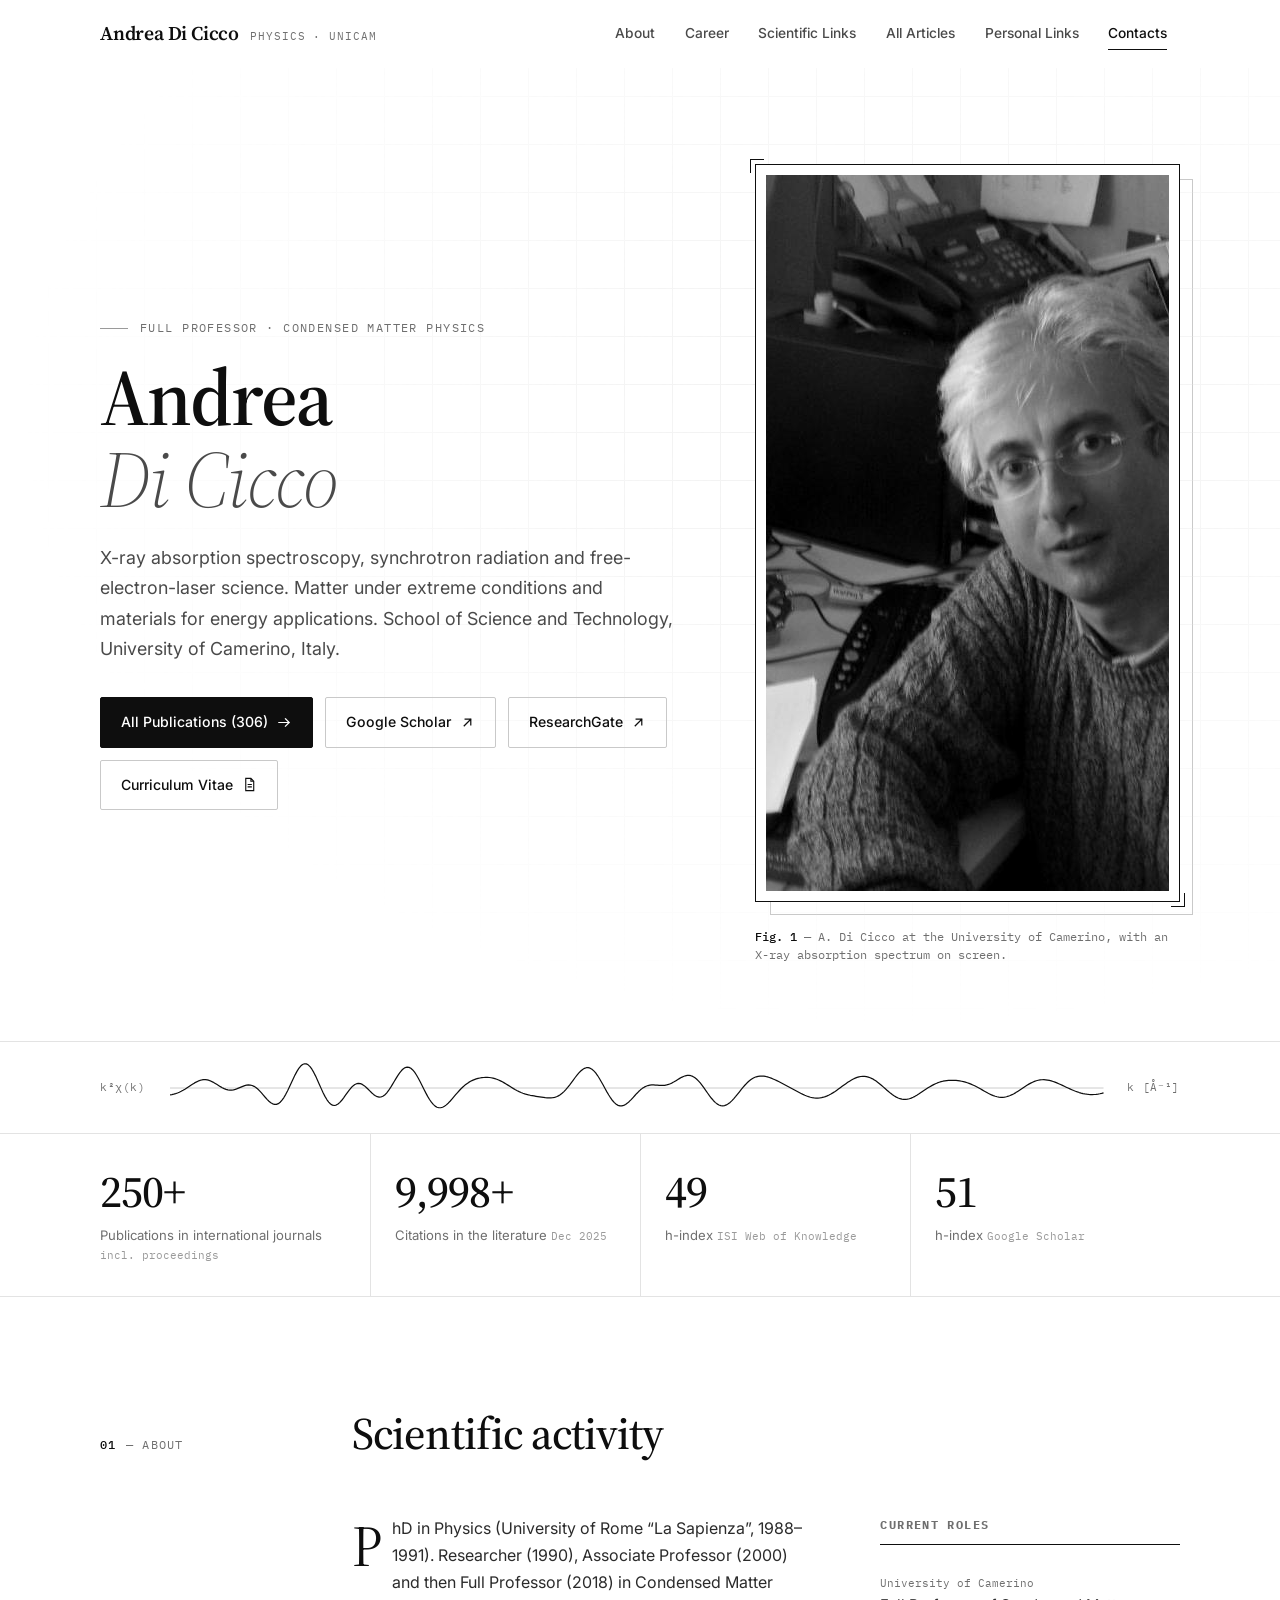
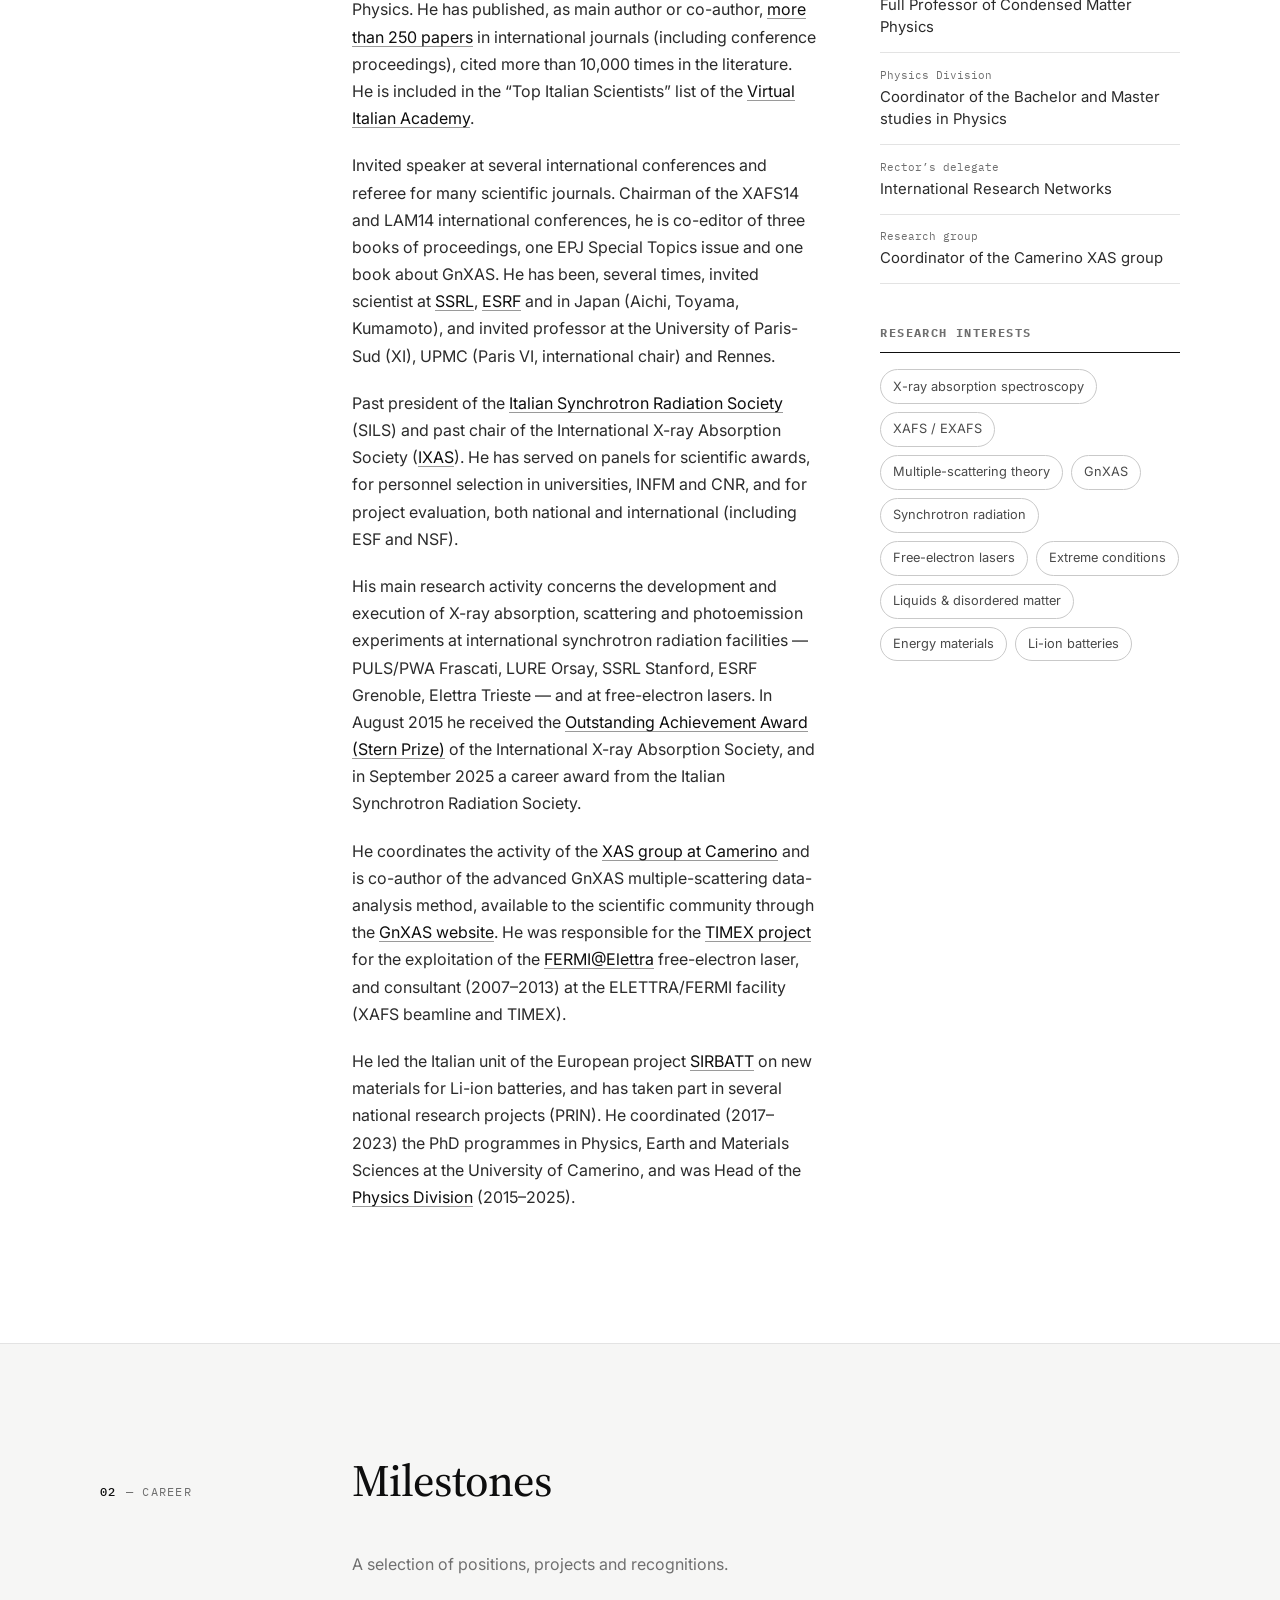
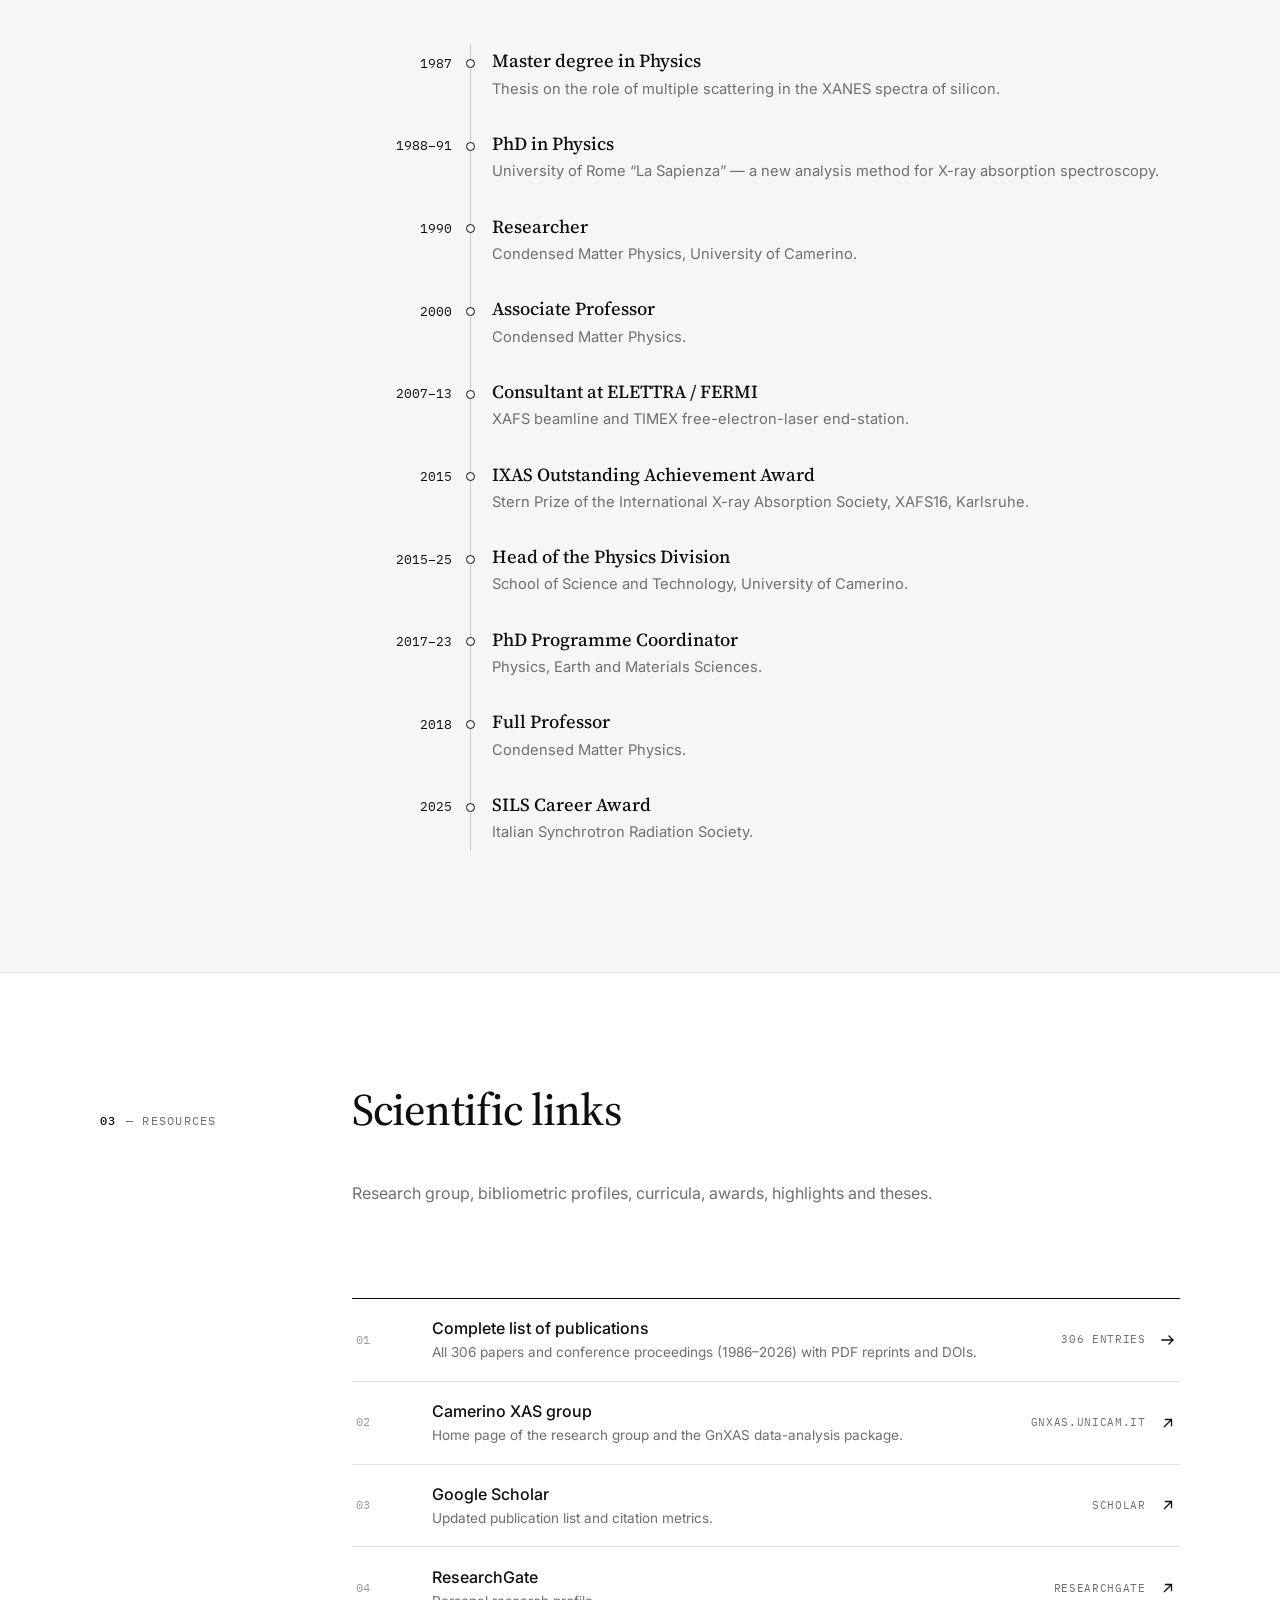
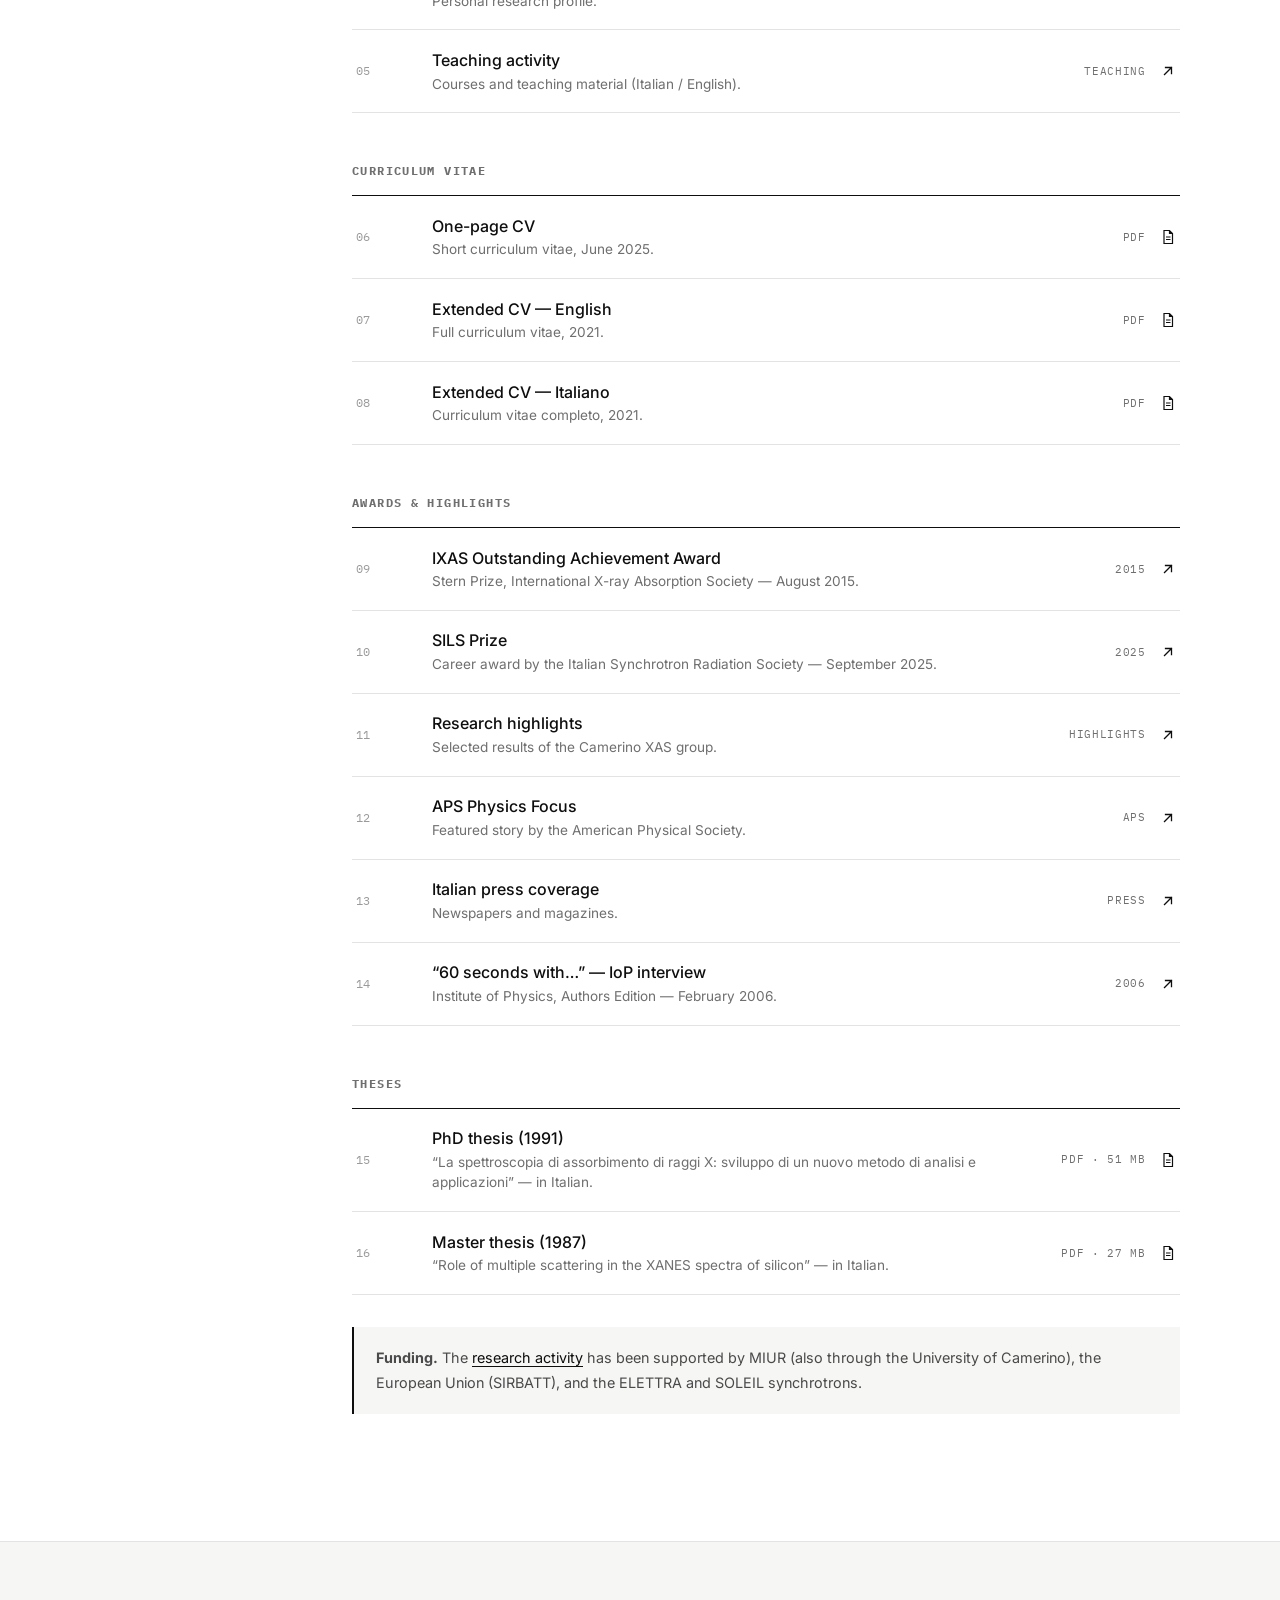
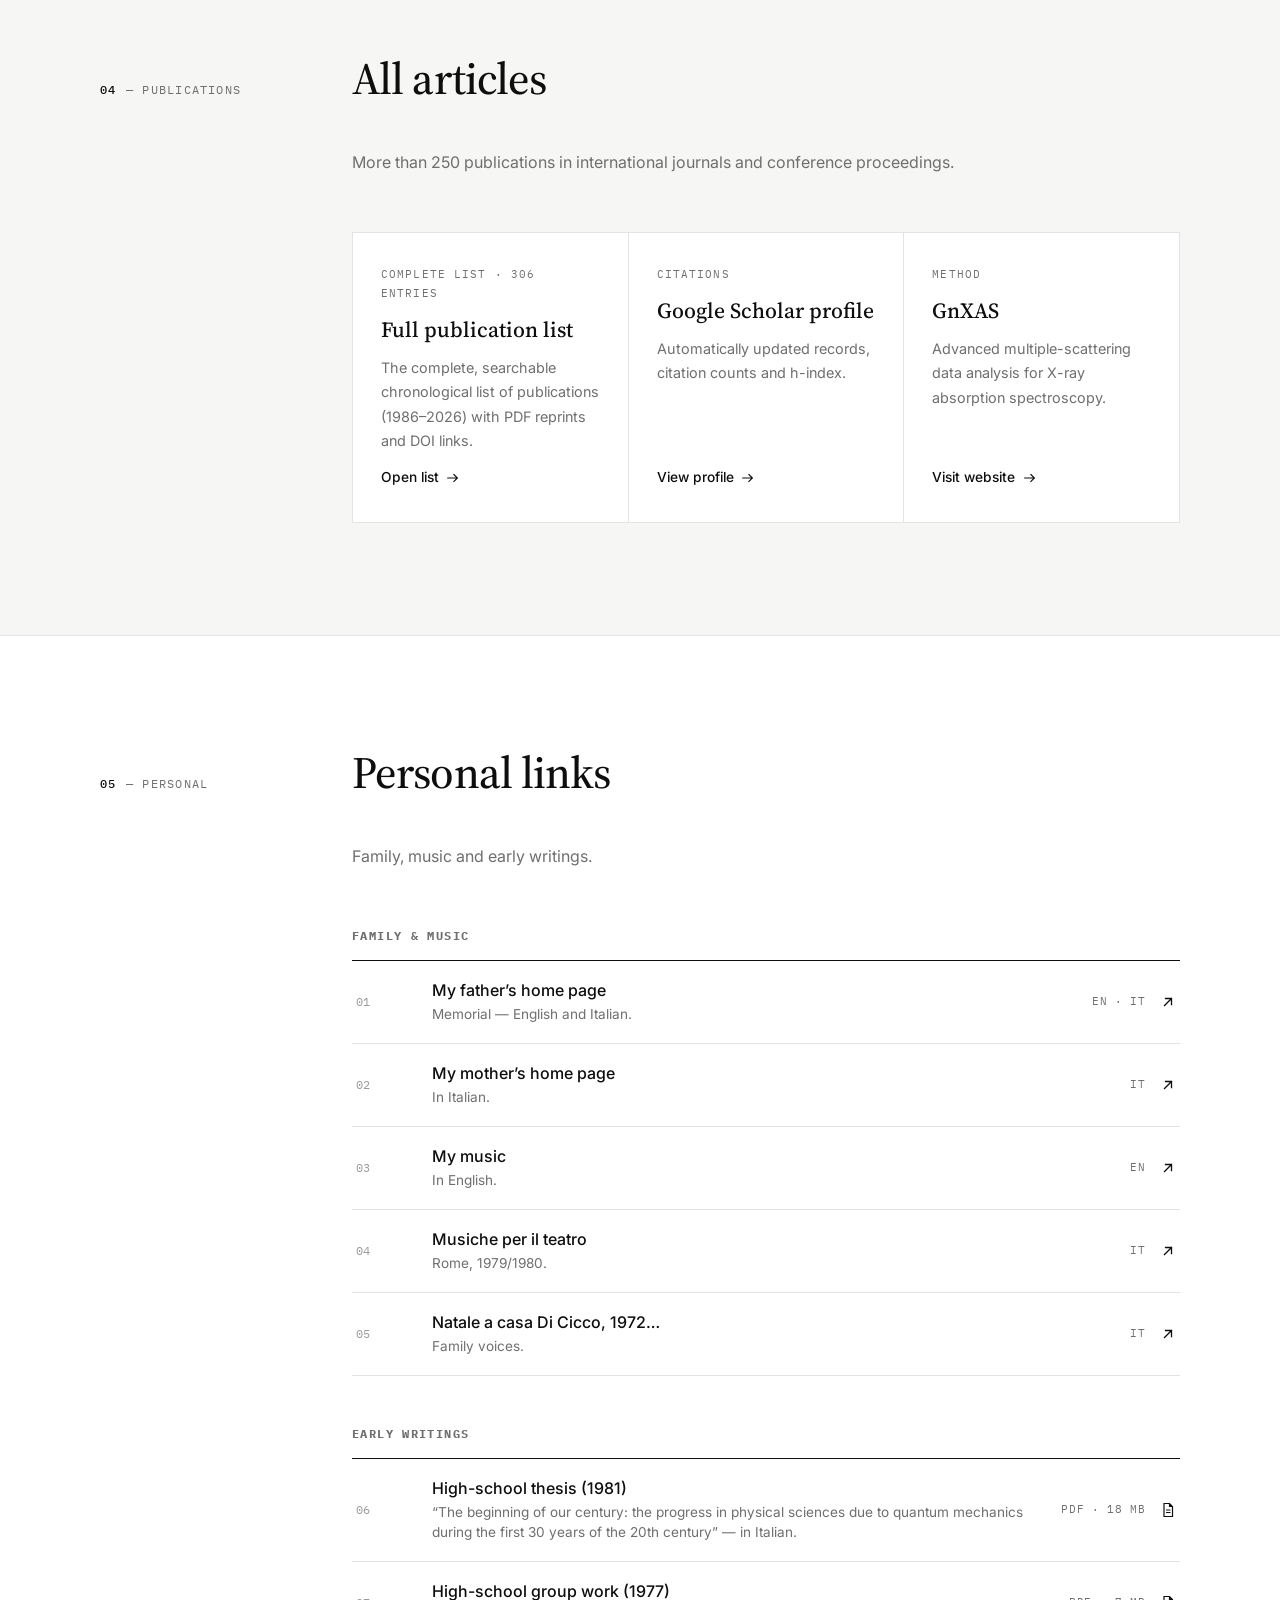
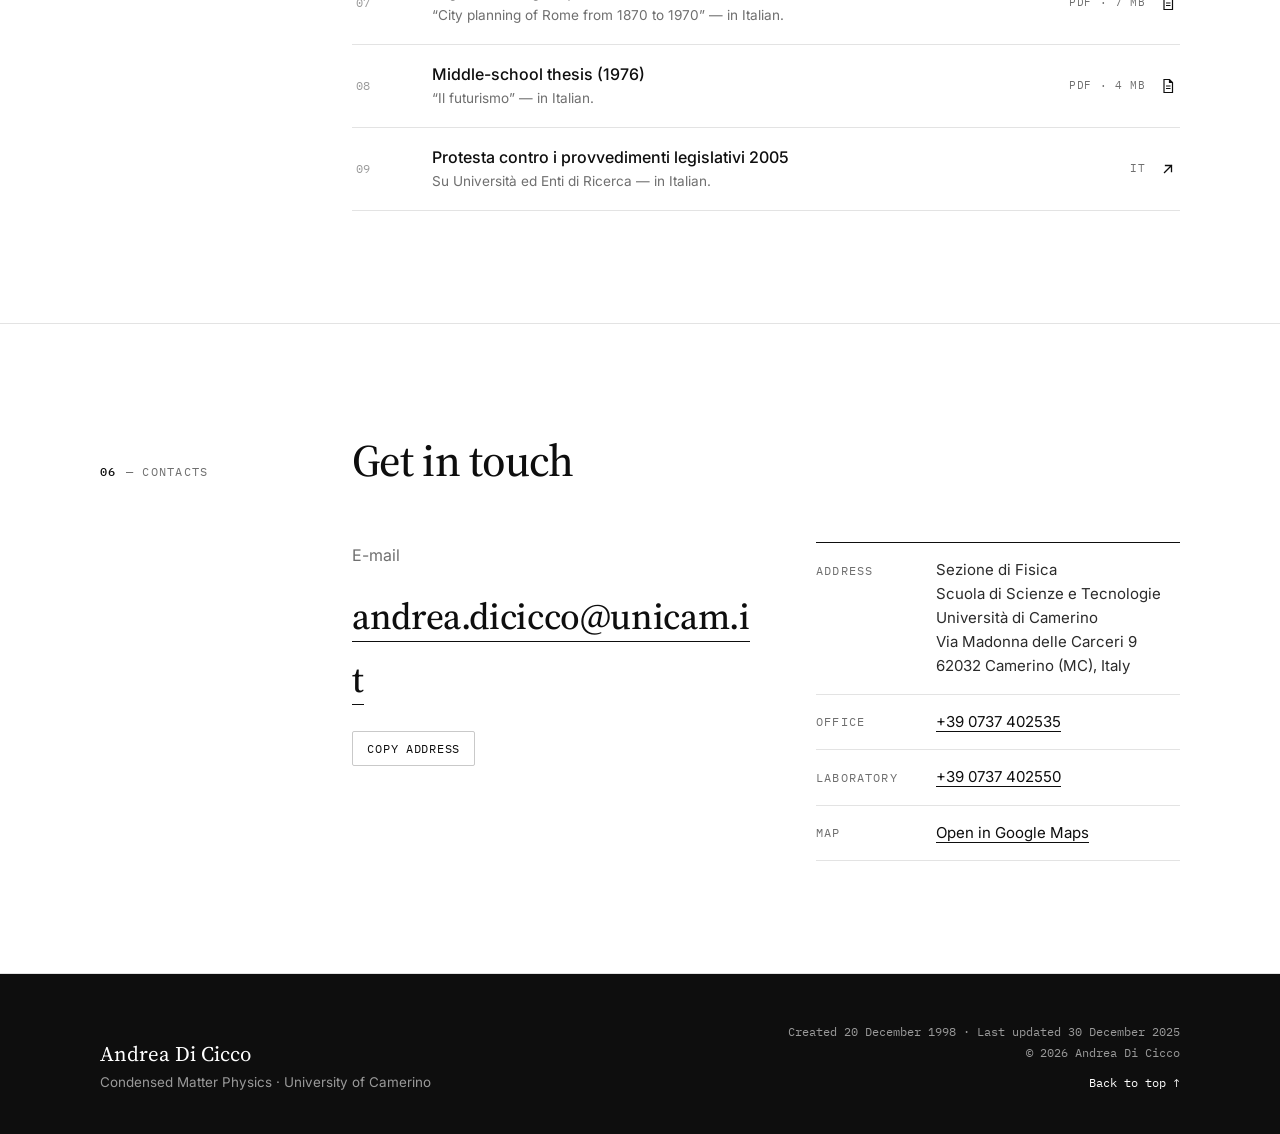
<file: index.html>
<!DOCTYPE html>
<html lang="en">
<head>
  <meta charset="UTF-8">
  <meta name="viewport" content="width=device-width, initial-scale=1.0">
  <title>Prof. Andrea Di Cicco — Condensed Matter Physics, University of Camerino</title>
  <meta name="description" content="Personal website of Prof. Andrea Di Cicco, Full Professor of Condensed Matter Physics at the University of Camerino. X-ray absorption spectroscopy, GnXAS, matter under extreme conditions and materials for energy.">
  <meta name="author" content="Andrea Di Cicco">
  <meta property="og:title" content="Prof. Andrea Di Cicco">
  <meta property="og:description" content="Full Professor of Condensed Matter Physics — University of Camerino. X-ray absorption spectroscopy, synchrotron radiation and FEL research.">
  <meta property="og:type" content="profile">
  <meta property="og:image" content="assets/andrea-dicicco.jpg">
  <link rel="preconnect" href="https://fonts.googleapis.com">
  <link rel="preconnect" href="https://fonts.gstatic.com" crossorigin>
  <link href="https://fonts.googleapis.com/css2?family=IBM+Plex+Mono:wght@400;500&family=Inter:wght@400;500;600&family=Source+Serif+4:ital,opsz,wght@0,8..60,300;0,8..60,400;0,8..60,500;0,8..60,600;1,8..60,300&display=swap" rel="stylesheet">
  <link rel="stylesheet" href="style.css">
  <script type="application/ld+json">
  {
    "@context": "https://schema.org",
    "@type": "Person",
    "name": "Andrea Di Cicco",
    "jobTitle": "Full Professor of Condensed Matter Physics",
    "affiliation": { "@type": "CollegeOrUniversity", "name": "University of Camerino" },
    "email": "mailto:andrea.dicicco@unicam.it",
    "sameAs": [
      "https://scholar.google.it/citations?user=-fJdPiIAAAAJ",
      "https://www.researchgate.net/profile/Andrea_Cicco"
    ]
  }
  </script>
</head>
<body>
  <a class="skip-link" href="#main">Skip to content</a>

  <!-- SVG icon sprite -->
  <svg width="0" height="0" style="position:absolute" aria-hidden="true">
    <symbol id="i-arrow" viewBox="0 0 16 16"><path d="M4.5 11.5l7-7M5.5 4.5h6v6" fill="none" stroke="currentColor" stroke-width="1.3" stroke-linecap="square"/></symbol>
    <symbol id="i-right" viewBox="0 0 16 16"><path d="M2 8h11M9 4l4 4-4 4" fill="none" stroke="currentColor" stroke-width="1.3" stroke-linecap="square"/></symbol>
    <symbol id="i-doc" viewBox="0 0 16 16"><path d="M4 1.5h5.5L12.5 4.5v10h-8.5zM9.5 1.5v3h3M6 8h4.5M6 10.5h4.5" fill="none" stroke="currentColor" stroke-width="1.2"/></symbol>
  </svg>

  <!-- ============================== HEADER ============================== -->
  <header class="site-header" id="site-header">
    <div class="container header-inner">
      <a href="#top" class="brand" id="brand-link" aria-label="Andrea Di Cicco — home">
        <span class="brand-mark">Andrea Di Cicco</span>
        <span class="brand-sub">Physics · Unicam</span>
      </a>
      <button class="nav-toggle" id="nav-toggle" aria-label="Open menu" aria-expanded="false" aria-controls="main-nav">
        <span></span><span></span><span></span>
      </button>
      <nav class="main-nav" id="main-nav" aria-label="Main navigation">
        <ul>
          <li><a href="#about" id="nav-about">About</a></li>
          <li><a href="#career" id="nav-career">Career</a></li>
          <li><a href="#scientific-links" id="nav-scientific">Scientific Links</a></li>
          <li><a href="publications.html" id="nav-articles">All Articles</a></li>
          <li><a href="#personal-links" id="nav-personal">Personal Links</a></li>
          <li><a href="#contacts" id="nav-contacts">Contacts</a></li>
        </ul>
      </nav>
    </div>
  </header>

  <main id="main">
    <!-- ============================== HERO ============================== -->
    <section class="hero" id="top" aria-labelledby="hero-title">
      <div class="container hero-grid">
        <div class="hero-text">
          <p class="eyebrow reveal">Full Professor · Condensed Matter Physics</p>
          <h1 id="hero-title" class="reveal reveal-delay-1">Andrea<br><span class="thin">Di Cicco</span></h1>
          <p class="hero-lead reveal reveal-delay-2">
            X-ray absorption spectroscopy, synchrotron radiation and free-electron-laser
            science. Matter under extreme conditions and materials for energy applications.
            School of Science and Technology, University of Camerino, Italy.
          </p>
          <div class="hero-actions reveal reveal-delay-3">
            <a class="btn btn-primary" id="hero-pubs" href="publications.html">
              All Publications (306) <svg aria-hidden="true"><use href="#i-right"/></svg>
            </a>
            <a class="btn btn-ghost" id="hero-scholar" href="https://scholar.google.it/citations?user=-fJdPiIAAAAJ&amp;hl=it" target="_blank" rel="noopener">
              Google Scholar <svg aria-hidden="true"><use href="#i-arrow"/></svg>
            </a>
            <a class="btn btn-ghost" id="hero-researchgate" href="https://www.researchgate.net/profile/Andrea_Cicco" target="_blank" rel="noopener">
              ResearchGate <svg aria-hidden="true"><use href="#i-arrow"/></svg>
            </a>
            <a class="btn btn-ghost" id="hero-cv" href="http://andreadicicco.phys.unicam.it/AndreaDiCicco1pageCV.pdf" target="_blank" rel="noopener">
              Curriculum Vitae <svg aria-hidden="true"><use href="#i-doc"/></svg>
            </a>
          </div>
        </div>

        <figure class="portrait reveal reveal-delay-2">
          <div class="portrait-frame">
            <span class="ticks tl" aria-hidden="true"></span>
            <span class="ticks br" aria-hidden="true"></span>
            <img src="assets/andrea-dicicco.jpg" alt="Portrait of Prof. Andrea Di Cicco in his office at the University of Camerino" width="954" height="716">
          </div>
          <figcaption><strong>Fig. 1</strong> — A. Di Cicco at the University of Camerino, with an X-ray absorption spectrum on screen.</figcaption>
        </figure>
      </div>
    </section>

    <!-- ============================== SIGNAL STRIP ============================== -->
    <div class="signal" aria-hidden="true">
      <div class="container signal-inner">
        <span class="signal-label">k²χ(k)</span>
        <svg id="signal-svg" viewBox="0 0 1000 60" preserveAspectRatio="none">
          <line class="axis" x1="0" y1="30" x2="1000" y2="30"/>
          <path class="curve" id="signal-curve" d=""/>
        </svg>
        <span class="signal-label right">k [Å⁻¹]</span>
      </div>
    </div>

    <!-- ============================== STATS ============================== -->
    <section class="stats" aria-label="Research metrics">
      <div class="container stats-grid">
        <div class="stat reveal">
          <div class="stat-value"><span data-count="250">250</span>+</div>
          <div class="stat-label">Publications in international journals <span class="stat-note">incl. proceedings</span></div>
        </div>
        <div class="stat reveal reveal-delay-1">
          <div class="stat-value"><span data-count="10000">10,000</span>+</div>
          <div class="stat-label">Citations in the literature <span class="stat-note">Dec 2025</span></div>
        </div>
        <div class="stat reveal reveal-delay-2">
          <div class="stat-value"><span data-count="49">49</span></div>
          <div class="stat-label">h-index <span class="stat-note">ISI Web of Knowledge</span></div>
        </div>
        <div class="stat reveal reveal-delay-3">
          <div class="stat-value"><span data-count="51">51</span></div>
          <div class="stat-label">h-index <span class="stat-note">Google Scholar</span></div>
        </div>
      </div>
    </section>

    <!-- ============================== ABOUT ============================== -->
    <section class="section" id="about" aria-labelledby="about-title">
      <div class="container">
        <header class="section-head reveal">
          <div class="section-index"><b>01</b> — About</div>
          <h2 id="about-title">Scientific activity</h2>
        </header>

        <div class="section-body">
          <div class="offset about-grid">
            <div class="prose reveal">
              <p>
                PhD in Physics (University of Rome “La Sapienza”, 1988–1991). Researcher (1990),
                Associate Professor (2000) and then Full Professor (2018) in Condensed Matter Physics.
                He has published, as main author or co-author, <a href="publications.html">more than 250 papers</a> in international
                journals (including conference proceedings), cited more than 10,000 times in the
                literature. He is included in the “Top Italian Scientists” list of the
                <a href="http://topitalianscientists.org" target="_blank" rel="noopener">Virtual Italian Academy</a>.
              </p>
              <p>
                Invited speaker at several international conferences and referee for many scientific
                journals. Chairman of the XAFS14 and LAM14 international conferences, he is co-editor
                of three books of proceedings, one EPJ Special Topics issue and one book about GnXAS.
                He has been, several times, invited scientist at
                <a href="https://www-ssrl.slac.stanford.edu" target="_blank" rel="noopener">SSRL</a>,
                <a href="https://www.esrf.fr" target="_blank" rel="noopener">ESRF</a> and in Japan
                (Aichi, Toyama, Kumamoto), and invited professor at the University of Paris-Sud (XI),
                UPMC (Paris VI, international chair) and Rennes.
              </p>
              <p>
                Past president of the
                <a href="https://www.lucedisincrotrone.it/en/homepage/" target="_blank" rel="noopener">Italian Synchrotron Radiation Society</a>
                (SILS) and past chair of the International X-ray Absorption Society
                (<a href="https://xrayabsorption.org/" target="_blank" rel="noopener">IXAS</a>).
                He has served on panels for scientific awards, for personnel selection in universities,
                INFM and CNR, and for project evaluation, both national and international (including ESF and NSF).
              </p>
              <p>
                His main research activity concerns the development and execution of X-ray absorption,
                scattering and photoemission experiments at international synchrotron radiation facilities
                — PULS/PWA Frascati, LURE Orsay, SSRL Stanford, ESRF Grenoble, Elettra Trieste — and at
                free-electron lasers. In August 2015 he received the
                <a href="https://fisica.unicam.it/content/physics-division-members-awarded-xafs16-conference-karlsruhe" target="_blank" rel="noopener">Outstanding Achievement Award (Stern Prize)</a>
                of the International X-ray Absorption Society, and in September 2025 a career award from the
                Italian Synchrotron Radiation Society.
              </p>
              <p>
                He coordinates the activity of the
                <a href="http://gnxas.unicam.it" target="_blank" rel="noopener">XAS group at Camerino</a>
                and is co-author of the advanced GnXAS multiple-scattering data-analysis method, available
                to the scientific community through the
                <a href="http://gnxas.unicam.it" target="_blank" rel="noopener">GnXAS website</a>.
                He was responsible for the
                <a href="http://gnxas.unicam.it/TIMEX" target="_blank" rel="noopener">TIMEX project</a>
                for the exploitation of the
                <a href="https://www.elettra.eu/lightsources/fermi.html" target="_blank" rel="noopener">FERMI@Elettra</a>
                free-electron laser, and consultant (2007–2013) at the ELETTRA/FERMI facility
                (XAFS beamline and TIMEX).
              </p>
              <p>
                He led the Italian unit of the European project
                <a href="http://www.liv.ac.uk/sirbatt/" target="_blank" rel="noopener">SIRBATT</a>
                on new materials for Li-ion batteries, and has taken part in several national research
                projects (PRIN). He coordinated (2017–2023) the PhD programmes in Physics, Earth and
                Materials Sciences at the University of Camerino, and was Head of the
                <a href="http://d7.unicam.it/fisica" target="_blank" rel="noopener">Physics Division</a>
                (2015–2025).
              </p>
            </div>

            <aside class="about-aside reveal reveal-delay-1" aria-label="Current roles and research interests">
              <div class="aside-block">
                <h3 class="aside-title">Current roles</h3>
                <ul class="role-list">
                  <li><span>University of Camerino</span>Full Professor of Condensed Matter Physics</li>
                  <li><span>Physics Division</span>Coordinator of the Bachelor and Master studies in Physics</li>
                  <li><span>Rector’s delegate</span>International Research Networks</li>
                  <li><span>Research group</span>Coordinator of the Camerino XAS group</li>
                </ul>
              </div>
              <div class="aside-block">
                <h3 class="aside-title">Research interests</h3>
                <div class="tags">
                  <span class="tag">X-ray absorption spectroscopy</span>
                  <span class="tag">XAFS / EXAFS</span>
                  <span class="tag">Multiple-scattering theory</span>
                  <span class="tag">GnXAS</span>
                  <span class="tag">Synchrotron radiation</span>
                  <span class="tag">Free-electron lasers</span>
                  <span class="tag">Extreme conditions</span>
                  <span class="tag">Liquids &amp; disordered matter</span>
                  <span class="tag">Energy materials</span>
                  <span class="tag">Li-ion batteries</span>
                </div>
              </div>
            </aside>
          </div>
        </div>
      </div>
    </section>

    <!-- ============================== CAREER ============================== -->
    <section class="section alt" id="career" aria-labelledby="career-title">
      <div class="container">
        <header class="section-head reveal">
          <div class="section-index"><b>02</b> — Career</div>
          <h2 id="career-title">Milestones</h2>
          <p>A selection of positions, projects and recognitions.</p>
        </header>
        <div class="section-body">
          <ol class="timeline offset">
            <li class="reveal"><span class="year">1987</span><div><h3>Master degree in Physics</h3><p>Thesis on the role of multiple scattering in the XANES spectra of silicon.</p></div></li>
            <li class="reveal"><span class="year">1988–91</span><div><h3>PhD in Physics</h3><p>University of Rome “La Sapienza” — a new analysis method for X-ray absorption spectroscopy.</p></div></li>
            <li class="reveal"><span class="year">1990</span><div><h3>Researcher</h3><p>Condensed Matter Physics, University of Camerino.</p></div></li>
            <li class="reveal"><span class="year">2000</span><div><h3>Associate Professor</h3><p>Condensed Matter Physics.</p></div></li>
            <li class="reveal"><span class="year">2007–13</span><div><h3>Consultant at ELETTRA / FERMI</h3><p>XAFS beamline and TIMEX free-electron-laser end-station.</p></div></li>
            <li class="reveal"><span class="year">2015</span><div><h3>IXAS Outstanding Achievement Award</h3><p>Stern Prize of the International X-ray Absorption Society, XAFS16, Karlsruhe.</p></div></li>
            <li class="reveal"><span class="year">2015–25</span><div><h3>Head of the Physics Division</h3><p>School of Science and Technology, University of Camerino.</p></div></li>
            <li class="reveal"><span class="year">2017–23</span><div><h3>PhD Programme Coordinator</h3><p>Physics, Earth and Materials Sciences.</p></div></li>
            <li class="reveal"><span class="year">2018</span><div><h3>Full Professor</h3><p>Condensed Matter Physics.</p></div></li>
            <li class="reveal"><span class="year">2025</span><div><h3>SILS Career Award</h3><p>Italian Synchrotron Radiation Society.</p></div></li>
          </ol>
        </div>
      </div>
    </section>

    <!-- ============================== SCIENTIFIC LINKS ============================== -->
    <section class="section" id="scientific-links" aria-labelledby="sci-title">
      <div class="container">
        <header class="section-head reveal">
          <div class="section-index"><b>03</b> — Resources</div>
          <h2 id="sci-title">Scientific links</h2>
          <p>Research group, bibliometric profiles, curricula, awards, highlights and theses.</p>
        </header>

        <div class="section-body">
          <div class="offset">
            <h3 class="link-group-title reveal">Profiles &amp; group</h3>
            <ul class="link-index reveal">
              <li><a class="link-row" id="sl-pubs" href="publications.html">
                <span class="link-num">01</span>
                <span><span class="link-title">Complete list of publications</span><span class="link-desc">All 306 papers and conference proceedings (1986–2026) with PDF reprints and DOIs.</span></span>
                <span class="link-meta"><span>306 entries</span><svg aria-hidden="true"><use href="#i-right"/></svg></span>
              </a></li>
              <li><a class="link-row" id="sl-xas-group" href="http://gnxas.unicam.it" target="_blank" rel="noopener">
                <span class="link-num">02</span>
                <span><span class="link-title">Camerino XAS group</span><span class="link-desc">Home page of the research group and the GnXAS data-analysis package.</span></span>
                <span class="link-meta"><span>gnxas.unicam.it</span><svg aria-hidden="true"><use href="#i-arrow"/></svg></span>
              </a></li>
              <li><a class="link-row" id="sl-scholar" href="https://scholar.google.it/citations?user=-fJdPiIAAAAJ&amp;hl=it" target="_blank" rel="noopener">
                <span class="link-num">03</span>
                <span><span class="link-title">Google Scholar</span><span class="link-desc">Updated publication list and citation metrics.</span></span>
                <span class="link-meta"><span>Scholar</span><svg aria-hidden="true"><use href="#i-arrow"/></svg></span>
              </a></li>
              <li><a class="link-row" id="sl-researchgate" href="https://www.researchgate.net/profile/Andrea_Cicco" target="_blank" rel="noopener">
                <span class="link-num">04</span>
                <span><span class="link-title">ResearchGate</span><span class="link-desc">Personal research profile.</span></span>
                <span class="link-meta"><span>ResearchGate</span><svg aria-hidden="true"><use href="#i-arrow"/></svg></span>
              </a></li>
              <li><a class="link-row" id="sl-teaching" href="http://gnxas.unicam.it/pag_teaching.html" target="_blank" rel="noopener">
                <span class="link-num">05</span>
                <span><span class="link-title">Teaching activity</span><span class="link-desc">Courses and teaching material (Italian / English).</span></span>
                <span class="link-meta"><span>Teaching</span><svg aria-hidden="true"><use href="#i-arrow"/></svg></span>
              </a></li>
            </ul>

            <h3 class="link-group-title reveal">Curriculum vitae</h3>
            <ul class="link-index reveal">
              <li><a class="link-row" id="sl-cv-1page" href="http://andreadicicco.phys.unicam.it/AndreaDiCicco1pageCV.pdf" target="_blank" rel="noopener">
                <span class="link-num">06</span>
                <span><span class="link-title">One-page CV</span><span class="link-desc">Short curriculum vitae, June 2025.</span></span>
                <span class="link-meta"><span>PDF</span><svg aria-hidden="true"><use href="#i-doc"/></svg></span>
              </a></li>
              <li><a class="link-row" id="sl-cv-en" href="http://andreadicicco.phys.unicam.it/curr_ADC_2021_ing.pdf" target="_blank" rel="noopener">
                <span class="link-num">07</span>
                <span><span class="link-title">Extended CV — English</span><span class="link-desc">Full curriculum vitae, 2021.</span></span>
                <span class="link-meta"><span>PDF</span><svg aria-hidden="true"><use href="#i-doc"/></svg></span>
              </a></li>
              <li><a class="link-row" id="sl-cv-it" href="http://andreadicicco.phys.unicam.it/curr_ADC_2021.pdf" target="_blank" rel="noopener">
                <span class="link-num">08</span>
                <span><span class="link-title">Extended CV — Italiano</span><span class="link-desc">Curriculum vitae completo, 2021.</span></span>
                <span class="link-meta"><span>PDF</span><svg aria-hidden="true"><use href="#i-doc"/></svg></span>
              </a></li>
            </ul>

            <h3 class="link-group-title reveal">Awards &amp; highlights</h3>
            <ul class="link-index reveal">
              <li><a class="link-row" id="sl-stern" href="https://fisica.unicam.it/content/physics-division-members-awarded-xafs16-conference-karlsruhe" target="_blank" rel="noopener">
                <span class="link-num">09</span>
                <span><span class="link-title">IXAS Outstanding Achievement Award</span><span class="link-desc">Stern Prize, International X-ray Absorption Society — August 2015.</span></span>
                <span class="link-meta"><span>2015</span><svg aria-hidden="true"><use href="#i-arrow"/></svg></span>
              </a></li>
              <li><a class="link-row" id="sl-sils" href="https://www.lucedisincrotrone.it/en/homepage/" target="_blank" rel="noopener">
                <span class="link-num">10</span>
                <span><span class="link-title">SILS Prize</span><span class="link-desc">Career award by the Italian Synchrotron Radiation Society — September 2025.</span></span>
                <span class="link-meta"><span>2025</span><svg aria-hidden="true"><use href="#i-arrow"/></svg></span>
              </a></li>
              <li><a class="link-row" id="sl-highlights" href="http://gnxas.unicam.it/pag_research/highlights_hist.html" target="_blank" rel="noopener">
                <span class="link-num">11</span>
                <span><span class="link-title">Research highlights</span><span class="link-desc">Selected results of the Camerino XAS group.</span></span>
                <span class="link-meta"><span>Highlights</span><svg aria-hidden="true"><use href="#i-arrow"/></svg></span>
              </a></li>
              <li><a class="link-row" id="sl-aps-focus" href="http://focus.aps.org/story/v12/st10" target="_blank" rel="noopener">
                <span class="link-num">12</span>
                <span><span class="link-title">APS Physics Focus</span><span class="link-desc">Featured story by the American Physical Society.</span></span>
                <span class="link-meta"><span>APS</span><svg aria-hidden="true"><use href="#i-arrow"/></svg></span>
              </a></li>
              <li><a class="link-row" id="sl-press" href="http://andreadicicco.phys.unicam.it/Focus_stampa.html" target="_blank" rel="noopener">
                <span class="link-num">13</span>
                <span><span class="link-title">Italian press coverage</span><span class="link-desc">Newspapers and magazines.</span></span>
                <span class="link-meta"><span>Press</span><svg aria-hidden="true"><use href="#i-arrow"/></svg></span>
              </a></li>
              <li><a class="link-row" id="sl-iop" href="http://andreadicicco.phys.unicam.it/60%20seconds%20with%20...%20Authors%20Edition.html" target="_blank" rel="noopener">
                <span class="link-num">14</span>
                <span><span class="link-title">“60 seconds with…” — IoP interview</span><span class="link-desc">Institute of Physics, Authors Edition — February 2006.</span></span>
                <span class="link-meta"><span>2006</span><svg aria-hidden="true"><use href="#i-arrow"/></svg></span>
              </a></li>
            </ul>

            <h3 class="link-group-title reveal">Theses</h3>
            <ul class="link-index reveal">
              <li><a class="link-row" id="sl-phd-thesis" href="http://andreadicicco.phys.unicam.it/documents/TesiDottorato_ADiCicco1992_mres.pdf" target="_blank" rel="noopener">
                <span class="link-num">15</span>
                <span><span class="link-title">PhD thesis (1991)</span><span class="link-desc">“La spettroscopia di assorbimento di raggi X: sviluppo di un nuovo metodo di analisi e applicazioni” — in Italian.</span></span>
                <span class="link-meta"><span>PDF · 51 MB</span><svg aria-hidden="true"><use href="#i-doc"/></svg></span>
              </a></li>
              <li><a class="link-row" id="sl-master-thesis" href="http://andreadicicco.phys.unicam.it/documents/TesiLaurea_AndreaDiCiccoGiugno1987_mres.pdf" target="_blank" rel="noopener">
                <span class="link-num">16</span>
                <span><span class="link-title">Master thesis (1987)</span><span class="link-desc">“Role of multiple scattering in the XANES spectra of silicon” — in Italian.</span></span>
                <span class="link-meta"><span>PDF · 27 MB</span><svg aria-hidden="true"><use href="#i-doc"/></svg></span>
              </a></li>
            </ul>

            <p class="note reveal">
              <strong>Funding.</strong> The <a class="text-link" href="http://gnxas.unicam.it/pag_research.html" target="_blank" rel="noopener">research activity</a>
              has been supported by MIUR (also through the University of Camerino), the European Union
              (SIRBATT), and the ELETTRA and SOLEIL synchrotrons.
            </p>
          </div>
        </div>
      </div>
    </section>

    <!-- ============================== ARTICLES ============================== -->
    <section class="section alt" id="articles" aria-labelledby="articles-title">
      <div class="container">
        <header class="section-head reveal">
          <div class="section-index"><b>04</b> — Publications</div>
          <h2 id="articles-title">All articles</h2>
          <p>More than 250 publications in international journals and conference proceedings.</p>
        </header>
        <div class="section-body">
          <div class="offset articles-grid reveal">
            <a class="article-card" id="art-full-list" href="publications.html">
              <span class="card-kicker">Complete list · 306 entries</span>
              <h3>Full publication list</h3>
              <p>The complete, searchable chronological list of publications (1986–2026) with PDF reprints and DOI links.</p>
              <span class="card-link">Open list <svg aria-hidden="true"><use href="#i-right"/></svg></span>
            </a>
            <a class="article-card" id="art-scholar" href="https://scholar.google.it/citations?user=-fJdPiIAAAAJ&amp;hl=it" target="_blank" rel="noopener">
              <span class="card-kicker">Citations</span>
              <h3>Google Scholar profile</h3>
              <p>Automatically updated records, citation counts and h-index.</p>
              <span class="card-link">View profile <svg aria-hidden="true"><use href="#i-right"/></svg></span>
            </a>
            <a class="article-card" id="art-gnxas" href="http://gnxas.unicam.it" target="_blank" rel="noopener">
              <span class="card-kicker">Method</span>
              <h3>GnXAS</h3>
              <p>Advanced multiple-scattering data analysis for X-ray absorption spectroscopy.</p>
              <span class="card-link">Visit website <svg aria-hidden="true"><use href="#i-right"/></svg></span>
            </a>
          </div>
        </div>
      </div>
    </section>

    <!-- ============================== PERSONAL LINKS ============================== -->
    <section class="section" id="personal-links" aria-labelledby="personal-title">
      <div class="container">
        <header class="section-head reveal">
          <div class="section-index"><b>05</b> — Personal</div>
          <h2 id="personal-title">Personal links</h2>
          <p>Family, music and early writings.</p>
        </header>
        <div class="section-body">
          <div class="offset">
            <h3 class="link-group-title reveal">Family &amp; music</h3>
            <ul class="link-index reveal">
              <li><a class="link-row" id="pl-father" href="http://andreadicicco.phys.unicam.it/antonio/" target="_blank" rel="noopener">
                <span class="link-num">01</span>
                <span><span class="link-title">My father’s home page</span><span class="link-desc">Memorial — English and Italian.</span></span>
                <span class="link-meta"><span>EN · IT</span><svg aria-hidden="true"><use href="#i-arrow"/></svg></span>
              </a></li>
              <li><a class="link-row" id="pl-mother" href="http://andreadicicco.phys.unicam.it/elena/" target="_blank" rel="noopener">
                <span class="link-num">02</span>
                <span><span class="link-title">My mother’s home page</span><span class="link-desc">In Italian.</span></span>
                <span class="link-meta"><span>IT</span><svg aria-hidden="true"><use href="#i-arrow"/></svg></span>
              </a></li>
              <li><a class="link-row" id="pl-music" href="http://andreadicicco.phys.unicam.it/Musica.html" target="_blank" rel="noopener">
                <span class="link-num">03</span>
                <span><span class="link-title">My music</span><span class="link-desc">In English.</span></span>
                <span class="link-meta"><span>EN</span><svg aria-hidden="true"><use href="#i-arrow"/></svg></span>
              </a></li>
              <li><a class="link-row" id="pl-theatre" href="http://andreadicicco.phys.unicam.it/teatro19791980.html" target="_blank" rel="noopener">
                <span class="link-num">04</span>
                <span><span class="link-title">Musiche per il teatro</span><span class="link-desc">Rome, 1979/1980.</span></span>
                <span class="link-meta"><span>IT</span><svg aria-hidden="true"><use href="#i-arrow"/></svg></span>
              </a></li>
              <li><a class="link-row" id="pl-christmas" href="http://andreadicicco.phys.unicam.it/Family_voices.html" target="_blank" rel="noopener">
                <span class="link-num">05</span>
                <span><span class="link-title">Natale a casa Di Cicco, 1972…</span><span class="link-desc">Family voices.</span></span>
                <span class="link-meta"><span>IT</span><svg aria-hidden="true"><use href="#i-arrow"/></svg></span>
              </a></li>
            </ul>

            <h3 class="link-group-title reveal">Early writings</h3>
            <ul class="link-index reveal">
              <li><a class="link-row" id="pl-maturita" href="http://andreadicicco.phys.unicam.it/documents/TesinaMaturitaADiCicco1981.pdf" target="_blank" rel="noopener">
                <span class="link-num">06</span>
                <span><span class="link-title">High-school thesis (1981)</span><span class="link-desc">“The beginning of our century: the progress in physical sciences due to quantum mechanics during the first 30 years of the 20th century” — in Italian.</span></span>
                <span class="link-meta"><span>PDF · 18 MB</span><svg aria-hidden="true"><use href="#i-doc"/></svg></span>
              </a></li>
              <li><a class="link-row" id="pl-urbanistica" href="http://andreadicicco.phys.unicam.it/documents/TesinagruppoLiceo1977_mres.pdf" target="_blank" rel="noopener">
                <span class="link-num">07</span>
                <span><span class="link-title">High-school group work (1977)</span><span class="link-desc">“City planning of Rome from 1870 to 1970” — in Italian.</span></span>
                <span class="link-meta"><span>PDF · 7 MB</span><svg aria-hidden="true"><use href="#i-doc"/></svg></span>
              </a></li>
              <li><a class="link-row" id="pl-futurismo" href="http://andreadicicco.phys.unicam.it/documents/TesiMedia_ADiCicco1976_mres.pdf" target="_blank" rel="noopener">
                <span class="link-num">08</span>
                <span><span class="link-title">Middle-school thesis (1976)</span><span class="link-desc">“Il futurismo” — in Italian.</span></span>
                <span class="link-meta"><span>PDF · 4 MB</span><svg aria-hidden="true"><use href="#i-doc"/></svg></span>
              </a></li>
              <li><a class="link-row" id="pl-protest" href="http://andreadicicco.phys.unicam.it/manif_Universitaria.html" target="_blank" rel="noopener">
                <span class="link-num">09</span>
                <span><span class="link-title">Protesta contro i provvedimenti legislativi 2005</span><span class="link-desc">Su Università ed Enti di Ricerca — in Italian.</span></span>
                <span class="link-meta"><span>IT</span><svg aria-hidden="true"><use href="#i-arrow"/></svg></span>
              </a></li>
            </ul>
          </div>
        </div>
      </div>
    </section>

    <!-- ============================== CONTACTS ============================== -->
    <section class="section" id="contacts" aria-labelledby="contacts-title">
      <div class="container">
        <header class="section-head reveal">
          <div class="section-index"><b>06</b> — Contacts</div>
          <h2 id="contacts-title">Get in touch</h2>
        </header>
        <div class="section-body">
          <div class="offset contact-grid">
            <div class="reveal">
              <p class="contact-lead">E-mail</p>
              <a class="contact-email text-link" id="contact-email" href="mailto:andrea.dicicco@unicam.it">andrea.dicicco@unicam.it</a>
              <div>
                <button class="copy-btn" id="copy-email" type="button" data-copy="andrea.dicicco@unicam.it">Copy address</button>
              </div>
            </div>
            <table class="contact-table reveal reveal-delay-1">
              <tbody>
                <tr>
                  <th scope="row">Address</th>
                  <td>Sezione di Fisica<br>Scuola di Scienze e Tecnologie<br>Università di Camerino<br>Via Madonna delle Carceri 9<br>62032 Camerino (MC), Italy</td>
                </tr>
                <tr>
                  <th scope="row">Office</th>
                  <td><a class="text-link" id="contact-tel" href="tel:+390737402535">+39 0737 402535</a></td>
                </tr>
                <tr>
                  <th scope="row">Laboratory</th>
                  <td><a class="text-link" id="contact-lab" href="tel:+390737402550">+39 0737 402550</a></td>
                </tr>
                <tr>
                  <th scope="row">Map</th>
                  <td><a class="text-link" id="contact-map" href="https://www.google.com/maps/search/?api=1&amp;query=Via+Madonna+delle+Carceri+9+Camerino" target="_blank" rel="noopener">Open in Google Maps</a></td>
                </tr>
              </tbody>
            </table>
          </div>
        </div>
      </div>
    </section>
  </main>

  <!-- ============================== FOOTER ============================== -->
  <footer class="site-footer">
    <div class="container footer-inner">
      <div>
        <p class="footer-name">Andrea Di Cicco</p>
        <p>Condensed Matter Physics · University of Camerino</p>
      </div>
      <div class="footer-meta">
        <p>Created 20 December 1998 · Last updated 30 December 2025</p>
        <p>&copy; <span id="year">2026</span> Andrea Di Cicco</p>
        <a class="to-top" id="to-top" href="#top">Back to top ↑</a>
      </div>
    </div>
  </footer>

  <script src="script.js"></script>
</body>
</html>
</file>
<file: style.css>
/* ==========================================================================
   Prof. Andrea Di Cicco — personal website
   Design system: black & grey on white, scientific / editorial
   ========================================================================== */

:root {
  /* Palette (strictly monochrome) */
  --ink: #0e0e0e;
  --ink-2: #2b2b2b;
  --grey-1: #4a4a4a;
  --grey-2: #6f6f6f;
  --grey-3: #9a9a9a;
  --grey-4: #c9c9c9;
  --line: #e3e3e3;
  --paper-2: #f6f6f5;
  --paper: #ffffff;

  /* Typography */
  --font-serif: "Source Serif 4", "Georgia", serif;
  --font-sans: "Inter", "Helvetica Neue", Arial, sans-serif;
  --font-mono: "IBM Plex Mono", "Consolas", monospace;

  /* Layout */
  --maxw: 1160px;
  --gutter: clamp(1.25rem, 4vw, 2.5rem);
  --header-h: 68px;
  --radius: 2px;

  --ease: cubic-bezier(0.22, 0.61, 0.36, 1);
}

*,
*::before,
*::after {
  box-sizing: border-box;
}

html {
  scroll-behavior: smooth;
  scroll-padding-top: calc(var(--header-h) + 12px);
  -webkit-text-size-adjust: 100%;
}

body {
  margin: 0;
  font-family: var(--font-sans);
  font-size: 16px;
  line-height: 1.7;
  color: var(--ink-2);
  background: var(--paper);
  -webkit-font-smoothing: antialiased;
  text-rendering: optimizeLegibility;
}

img {
  max-width: 100%;
  display: block;
}

a {
  color: var(--ink);
  text-decoration: none;
}

::selection {
  background: var(--ink);
  color: var(--paper);
}

.container {
  width: 100%;
  max-width: var(--maxw);
  margin: 0 auto;
  padding: 0 var(--gutter);
}

.skip-link {
  position: absolute;
  left: -9999px;
  top: 0;
  background: var(--ink);
  color: var(--paper);
  padding: 0.6rem 1rem;
  z-index: 200;
}
.skip-link:focus {
  left: 1rem;
  top: 1rem;
}

/* Inline text links: thin animated underline */
.text-link {
  background-image: linear-gradient(var(--ink), var(--ink));
  background-size: 100% 1px;
  background-position: 0 100%;
  background-repeat: no-repeat;
  transition: background-size 0.35s var(--ease), color 0.2s;
  padding-bottom: 1px;
}
.text-link:hover {
  background-size: 0 1px;
  background-position: 100% 100%;
}

/* ==========================================================================
   Header
   ========================================================================== */
.site-header {
  position: fixed;
  inset: 0 0 auto 0;
  height: var(--header-h);
  z-index: 100;
  background: rgba(255, 255, 255, 0.86);
  backdrop-filter: saturate(140%) blur(10px);
  -webkit-backdrop-filter: saturate(140%) blur(10px);
  border-bottom: 1px solid transparent;
  transition: border-color 0.3s, box-shadow 0.3s;
}
.site-header.is-scrolled {
  border-bottom-color: var(--line);
}

.header-inner {
  height: 100%;
  display: flex;
  align-items: center;
  justify-content: space-between;
  gap: 2rem;
}

.brand {
  display: flex;
  align-items: baseline;
  gap: 0.7rem;
  white-space: nowrap;
}
.brand-mark {
  font-family: var(--font-serif);
  font-size: 1.22rem;
  font-weight: 600;
  color: var(--ink);
  letter-spacing: -0.01em;
}
.brand-sub {
  font-family: var(--font-mono);
  font-size: 0.7rem;
  color: var(--grey-2);
  letter-spacing: 0.08em;
  text-transform: uppercase;
}

.main-nav ul {
  list-style: none;
  margin: 0;
  padding: 0;
  display: flex;
  gap: 0.25rem;
}
.main-nav a {
  position: relative;
  display: block;
  padding: 0.5rem 0.8rem;
  font-size: 0.86rem;
  font-weight: 500;
  color: var(--grey-1);
  transition: color 0.2s;
}
.main-nav a::after {
  content: "";
  position: absolute;
  left: 0.8rem;
  right: 0.8rem;
  bottom: 0.2rem;
  height: 1px;
  background: var(--ink);
  transform: scaleX(0);
  transform-origin: left;
  transition: transform 0.35s var(--ease);
}
.main-nav a:hover,
.main-nav a.is-active {
  color: var(--ink);
}
.main-nav a:hover::after,
.main-nav a.is-active::after {
  transform: scaleX(1);
}

.nav-toggle {
  display: none;
  width: 42px;
  height: 42px;
  border: 1px solid var(--line);
  background: var(--paper);
  border-radius: var(--radius);
  cursor: pointer;
  position: relative;
}
.nav-toggle span {
  position: absolute;
  left: 11px;
  right: 11px;
  height: 1.5px;
  background: var(--ink);
  transition: transform 0.3s var(--ease), opacity 0.2s;
}
.nav-toggle span:nth-child(1) { top: 15px; }
.nav-toggle span:nth-child(2) { top: 20px; }
.nav-toggle span:nth-child(3) { top: 25px; }
.nav-toggle[aria-expanded="true"] span:nth-child(1) { transform: translateY(5px) rotate(45deg); }
.nav-toggle[aria-expanded="true"] span:nth-child(2) { opacity: 0; }
.nav-toggle[aria-expanded="true"] span:nth-child(3) { transform: translateY(-5px) rotate(-45deg); }

/* ==========================================================================
   Hero
   ========================================================================== */
.hero {
  position: relative;
  padding: calc(var(--header-h) + clamp(3rem, 8vw, 6rem)) 0 clamp(3rem, 6vw, 5rem);
  overflow: hidden;
  border-bottom: 1px solid var(--line);
}

/* graph-paper background */
.hero::before {
  content: "";
  position: absolute;
  inset: 0;
  background-image:
    linear-gradient(var(--line) 1px, transparent 1px),
    linear-gradient(90deg, var(--line) 1px, transparent 1px);
  background-size: 48px 48px;
  opacity: 0.55;
  -webkit-mask-image: radial-gradient(ellipse at 70% 40%, #000 0%, transparent 70%);
          mask-image: radial-gradient(ellipse at 70% 40%, #000 0%, transparent 70%);
  pointer-events: none;
}

.hero-grid {
  position: relative;
  display: grid;
  grid-template-columns: 1.25fr 0.9fr;
  gap: clamp(2rem, 5vw, 4.5rem);
  align-items: center;
}

.eyebrow {
  font-family: var(--font-mono);
  font-size: 0.74rem;
  letter-spacing: 0.12em;
  text-transform: uppercase;
  color: var(--grey-2);
  margin: 0 0 1.2rem;
  display: flex;
  align-items: center;
  gap: 0.75rem;
}
.eyebrow::before {
  content: "";
  width: 28px;
  height: 1px;
  background: var(--grey-3);
}

.hero h1 {
  font-family: var(--font-serif);
  font-weight: 600;
  font-size: clamp(2.8rem, 6.5vw, 5rem);
  line-height: 1.02;
  letter-spacing: -0.025em;
  color: var(--ink);
  margin: 0 0 1.4rem;
}
.hero h1 .thin {
  font-weight: 300;
  font-style: italic;
  color: var(--grey-1);
}

.hero-lead {
  font-size: clamp(1.02rem, 1.4vw, 1.14rem);
  color: var(--grey-1);
  max-width: 36rem;
  margin: 0 0 2rem;
}

.hero-actions {
  display: flex;
  flex-wrap: wrap;
  gap: 0.75rem;
}

.btn {
  display: inline-flex;
  align-items: center;
  gap: 0.55rem;
  padding: 0.78rem 1.25rem;
  font-size: 0.88rem;
  font-weight: 500;
  border: 1px solid var(--ink);
  border-radius: var(--radius);
  transition: background 0.25s, color 0.25s, transform 0.25s var(--ease);
}
.btn svg {
  width: 15px;
  height: 15px;
  transition: transform 0.3s var(--ease);
}
.btn:hover svg {
  transform: translate(2px, -2px);
}
.btn-primary {
  background: var(--ink);
  color: var(--paper);
}
.btn-primary:hover {
  background: var(--ink-2);
  transform: translateY(-1px);
}
.btn-ghost {
  background: transparent;
  color: var(--ink);
  border-color: var(--grey-4);
}
.btn-ghost:hover {
  border-color: var(--ink);
  transform: translateY(-1px);
}

/* Figure (portrait) */
.portrait {
  margin: 0;
  position: relative;
}
.portrait-frame {
  position: relative;
  border: 1px solid var(--ink);
  padding: 10px;
  background: var(--paper);
}
.portrait-frame::after {
  /* offset shadow frame */
  content: "";
  position: absolute;
  inset: 0;
  border: 1px solid var(--grey-4);
  transform: translate(14px, 14px);
  z-index: -1;
  transition: transform 0.5s var(--ease);
}
.portrait:hover .portrait-frame::after {
  transform: translate(8px, 8px);
}
.portrait img {
  width: 100%;
  aspect-ratio: 4 / 4.2;
  object-fit: cover;
  object-position: 68% 30%;
  filter: grayscale(100%) contrast(1.05);
  transition: filter 0.6s var(--ease);
}
.portrait:hover img {
  filter: grayscale(100%) contrast(1.15);
}
.portrait figcaption {
  margin-top: 1.6rem;
  font-family: var(--font-mono);
  font-size: 0.72rem;
  color: var(--grey-2);
  line-height: 1.6;
}
.portrait figcaption strong {
  color: var(--ink);
  font-weight: 500;
}

/* Corner tick marks (scientific plot style) */
.ticks {
  position: absolute;
  width: 14px;
  height: 14px;
  border-color: var(--ink);
  border-style: solid;
}
.ticks.tl { top: -6px; left: -6px; border-width: 1px 0 0 1px; }
.ticks.br { bottom: -6px; right: -6px; border-width: 0 1px 1px 0; }

/* ==========================================================================
   Signal strip (decorative EXAFS-like oscillation)
   ========================================================================== */
.signal {
  border-bottom: 1px solid var(--line);
  background: var(--paper);
}
.signal-inner {
  display: grid;
  grid-template-columns: auto 1fr auto;
  align-items: center;
  gap: 1.5rem;
  padding-top: 1.1rem;
  padding-bottom: 1.1rem;
}
.signal-label {
  font-family: var(--font-mono);
  font-size: 0.7rem;
  color: var(--grey-2);
  letter-spacing: 0.06em;
  white-space: nowrap;
}
.signal svg {
  width: 100%;
  height: 56px;
  overflow: visible;
}
.signal .axis {
  stroke: var(--grey-4);
  stroke-width: 1;
}
.signal .curve {
  fill: none;
  stroke: var(--ink);
  stroke-width: 1.3;
  stroke-linejoin: round;
}
.signal .curve.is-drawing {
  transition: stroke-dashoffset 2.8s var(--ease);
}

/* ==========================================================================
   Stats
   ========================================================================== */
.stats {
  border-bottom: 1px solid var(--line);
}
.stats-grid {
  display: grid;
  grid-template-columns: repeat(4, 1fr);
}
.stat {
  padding: 2.2rem 1.5rem 2rem;
  border-left: 1px solid var(--line);
}
.stat:first-child {
  border-left: 0;
  padding-left: 0;
}
.stat-value {
  font-family: var(--font-serif);
  font-size: clamp(2rem, 3.6vw, 2.8rem);
  font-weight: 500;
  color: var(--ink);
  line-height: 1;
  letter-spacing: -0.02em;
  font-variant-numeric: tabular-nums;
}
.stat-label {
  margin-top: 0.7rem;
  font-size: 0.82rem;
  color: var(--grey-2);
  line-height: 1.45;
}
.stat-note {
  font-family: var(--font-mono);
  font-size: 0.68rem;
  color: var(--grey-3);
}

/* ==========================================================================
   Sections
   ========================================================================== */
.section {
  padding: clamp(4rem, 9vw, 7rem) 0;
  border-bottom: 1px solid var(--line);
}
.section.alt {
  background: var(--paper-2);
}

.section-head {
  display: grid;
  grid-template-columns: 220px 1fr;
  gap: 2rem;
  margin-bottom: clamp(2.2rem, 5vw, 3.5rem);
  align-items: baseline;
}
.section-index {
  font-family: var(--font-mono);
  font-size: 0.76rem;
  color: var(--grey-2);
  letter-spacing: 0.1em;
  text-transform: uppercase;
  display: flex;
  align-items: center;
  gap: 0.6rem;
}
.section-index b {
  color: var(--ink);
  font-weight: 500;
}
.section-head h2 {
  font-family: var(--font-serif);
  font-weight: 500;
  font-size: clamp(1.9rem, 3.8vw, 2.8rem);
  line-height: 1.12;
  letter-spacing: -0.02em;
  color: var(--ink);
  margin: 0;
}
.section-head p {
  grid-column: 2;
  margin: 0.8rem 0 0;
  color: var(--grey-2);
  max-width: 42rem;
}

.section-body {
  display: grid;
  grid-template-columns: 220px 1fr;
  gap: 2rem;
}
.section-body > .offset {
  grid-column: 2;
}

/* About ------------------------------------------------------------------ */
.about-grid {
  display: grid;
  grid-template-columns: 1.55fr 1fr;
  gap: clamp(2rem, 5vw, 4rem);
}
.prose p {
  margin: 0 0 1.25rem;
  color: var(--ink-2);
}
.prose p:first-child::first-letter {
  font-family: var(--font-serif);
  float: left;
  font-size: 3.6rem;
  line-height: 0.9;
  padding: 0.35rem 0.6rem 0 0;
  color: var(--ink);
}
.prose a {
  background-image: linear-gradient(var(--grey-3), var(--grey-3));
  background-size: 100% 1px;
  background-position: 0 100%;
  background-repeat: no-repeat;
  transition: background-image 0.2s;
}
.prose a:hover {
  background-image: linear-gradient(var(--ink), var(--ink));
}

.aside-block + .aside-block {
  margin-top: 2.4rem;
}
.aside-title {
  font-family: var(--font-mono);
  font-size: 0.72rem;
  letter-spacing: 0.12em;
  text-transform: uppercase;
  color: var(--grey-2);
  margin: 0 0 1rem;
  padding-bottom: 0.6rem;
  border-bottom: 1px solid var(--ink);
}
.role-list {
  list-style: none;
  margin: 0;
  padding: 0;
}
.role-list li {
  padding: 0.85rem 0;
  border-bottom: 1px solid var(--line);
  font-size: 0.93rem;
  line-height: 1.5;
}
.role-list li span {
  display: block;
  font-family: var(--font-mono);
  font-size: 0.7rem;
  color: var(--grey-2);
  margin-bottom: 0.15rem;
}

.tags {
  display: flex;
  flex-wrap: wrap;
  gap: 0.5rem;
}
.tag {
  font-size: 0.8rem;
  padding: 0.35rem 0.75rem;
  border: 1px solid var(--grey-4);
  border-radius: 100px;
  color: var(--grey-1);
  background: var(--paper);
  transition: border-color 0.2s, color 0.2s;
}
.tag:hover {
  border-color: var(--ink);
  color: var(--ink);
}

/* Timeline ---------------------------------------------------------------- */
.timeline {
  list-style: none;
  margin: 0;
  padding: 0;
  position: relative;
}
.timeline::before {
  content: "";
  position: absolute;
  left: 118px;
  top: 0.6rem;
  bottom: 0.6rem;
  width: 1px;
  background: var(--grey-4);
}
.timeline li {
  display: grid;
  grid-template-columns: 100px 1fr;
  gap: 2.5rem;
  padding: 0.95rem 0;
  position: relative;
}
.timeline li::before {
  content: "";
  position: absolute;
  left: 114px;
  top: 1.55rem;
  width: 9px;
  height: 9px;
  background: var(--paper-2);
  border: 1px solid var(--ink);
  border-radius: 50%;
  transition: background 0.3s;
}
.timeline li:hover::before {
  background: var(--ink);
}
.timeline .year {
  font-family: var(--font-mono);
  font-size: 0.84rem;
  color: var(--ink);
  text-align: right;
  padding-top: 0.15rem;
}
.timeline h3 {
  font-family: var(--font-serif);
  font-size: 1.15rem;
  font-weight: 500;
  color: var(--ink);
  margin: 0 0 0.15rem;
  line-height: 1.35;
}
.timeline p {
  margin: 0;
  font-size: 0.92rem;
  color: var(--grey-2);
}

/* Link index (scientific + personal) ------------------------------------- */
.link-index {
  list-style: none;
  margin: 0;
  padding: 0;
  border-top: 1px solid var(--ink);
}
.link-index li {
  border-bottom: 1px solid var(--line);
}
.link-row {
  display: grid;
  grid-template-columns: 56px 1fr auto;
  gap: 1.25rem;
  align-items: center;
  padding: 1.15rem 0.25rem;
  position: relative;
  transition: padding 0.35s var(--ease), background 0.35s;
}
.link-row::before {
  content: "";
  position: absolute;
  inset: 0;
  background: var(--paper-2);
  transform: scaleY(0);
  transform-origin: bottom;
  transition: transform 0.35s var(--ease);
  z-index: -1;
}
.section.alt .link-row::before {
  background: var(--paper);
}
.link-index li {
  position: relative;
  z-index: 0;
}
.link-row:hover {
  padding-left: 1rem;
  padding-right: 1rem;
}
.link-row:hover::before {
  transform: scaleY(1);
}
.link-num {
  font-family: var(--font-mono);
  font-size: 0.74rem;
  color: var(--grey-3);
}
.link-title {
  display: block;
  font-weight: 500;
  color: var(--ink);
  font-size: 1rem;
  line-height: 1.4;
}
.link-desc {
  display: block;
  font-size: 0.85rem;
  color: var(--grey-2);
  line-height: 1.5;
  margin-top: 0.15rem;
}
.link-meta {
  display: flex;
  align-items: center;
  gap: 0.9rem;
  font-family: var(--font-mono);
  font-size: 0.7rem;
  color: var(--grey-2);
  text-transform: uppercase;
  letter-spacing: 0.06em;
  white-space: nowrap;
}
.link-meta svg {
  width: 16px;
  height: 16px;
  color: var(--ink);
  transition: transform 0.35s var(--ease);
}
.link-row:hover .link-meta svg {
  transform: translate(3px, -3px);
}

.link-group-title {
  font-family: var(--font-mono);
  font-size: 0.72rem;
  letter-spacing: 0.12em;
  text-transform: uppercase;
  color: var(--grey-2);
  margin: 3rem 0 0.9rem;
}
.link-group-title:first-child {
  margin-top: 0;
}

.note {
  margin-top: 2rem;
  padding: 1.2rem 1.4rem;
  border-left: 2px solid var(--ink);
  background: var(--paper-2);
  font-size: 0.9rem;
  color: var(--grey-1);
}
.section.alt .note {
  background: var(--paper);
}

/* Articles ---------------------------------------------------------------- */
.articles-grid {
  display: grid;
  grid-template-columns: repeat(3, 1fr);
  gap: 1px;
  background: var(--line);
  border: 1px solid var(--line);
}
.article-card {
  background: var(--paper);
  padding: 2rem 1.75rem;
  display: flex;
  flex-direction: column;
  gap: 0.8rem;
  min-height: 250px;
  transition: background 0.3s;
}
.article-card:hover {
  background: var(--paper-2);
}
.article-card .card-kicker {
  font-family: var(--font-mono);
  font-size: 0.7rem;
  letter-spacing: 0.1em;
  text-transform: uppercase;
  color: var(--grey-2);
}
.article-card h3 {
  font-family: var(--font-serif);
  font-weight: 500;
  font-size: 1.35rem;
  line-height: 1.25;
  margin: 0;
  color: var(--ink);
}
.article-card p {
  margin: 0;
  font-size: 0.9rem;
  color: var(--grey-2);
  flex: 1;
}
.article-card .card-link {
  font-size: 0.86rem;
  font-weight: 500;
  display: inline-flex;
  align-items: center;
  gap: 0.45rem;
  color: var(--ink);
}
.article-card .card-link svg {
  width: 14px;
  height: 14px;
  transition: transform 0.3s var(--ease);
}
.article-card:hover .card-link svg {
  transform: translateX(4px);
}

/* Contacts ---------------------------------------------------------------- */
.contact-grid {
  display: grid;
  grid-template-columns: 1.1fr 1fr;
  gap: clamp(2rem, 5vw, 4rem);
}
.contact-email {
  font-family: var(--font-serif);
  font-size: clamp(1.5rem, 3.2vw, 2.3rem);
  font-weight: 500;
  color: var(--ink);
  letter-spacing: -0.01em;
  word-break: break-word;
}
.contact-lead {
  color: var(--grey-2);
  margin: 0 0 1rem;
}
.copy-btn {
  margin-top: 1.3rem;
  font-family: var(--font-mono);
  font-size: 0.75rem;
  letter-spacing: 0.06em;
  text-transform: uppercase;
  background: none;
  border: 1px solid var(--grey-4);
  border-radius: var(--radius);
  padding: 0.55rem 0.9rem;
  cursor: pointer;
  color: var(--ink);
  transition: border-color 0.2s, background 0.2s, color 0.2s;
}
.copy-btn:hover {
  border-color: var(--ink);
}
.copy-btn.is-copied {
  background: var(--ink);
  color: var(--paper);
  border-color: var(--ink);
}
.contact-table {
  width: 100%;
  border-collapse: collapse;
  font-size: 0.94rem;
}
.contact-table th,
.contact-table td {
  text-align: left;
  vertical-align: top;
  padding: 0.95rem 0;
  border-bottom: 1px solid var(--line);
}
.contact-table tr:first-child th,
.contact-table tr:first-child td {
  border-top: 1px solid var(--ink);
}
.contact-table th {
  width: 120px;
  font-family: var(--font-mono);
  font-size: 0.72rem;
  font-weight: 400;
  letter-spacing: 0.1em;
  text-transform: uppercase;
  color: var(--grey-2);
  padding-top: 1.1rem;
}
.contact-table td {
  color: var(--ink-2);
  line-height: 1.6;
}

/* ==========================================================================
   Footer
   ========================================================================== */
.site-footer {
  background: var(--ink);
  color: var(--grey-3);
  padding: 3rem 0 2.5rem;
  font-size: 0.84rem;
}
.footer-inner {
  display: flex;
  flex-wrap: wrap;
  justify-content: space-between;
  gap: 1.5rem;
  align-items: flex-end;
}
.footer-name {
  font-family: var(--font-serif);
  font-size: 1.3rem;
  color: var(--paper);
  margin: 0 0 0.3rem;
}
.site-footer p {
  margin: 0;
}
.footer-meta {
  font-family: var(--font-mono);
  font-size: 0.72rem;
  text-align: right;
  line-height: 1.8;
}
.site-footer a {
  color: var(--paper);
}
.to-top {
  display: inline-flex;
  align-items: center;
  gap: 0.4rem;
  margin-top: 0.6rem;
}

/* ==========================================================================
   Reveal on scroll
   ========================================================================== */
.reveal {
  opacity: 0;
  transform: translateY(18px);
  transition: opacity 0.8s var(--ease), transform 0.8s var(--ease);
}
.reveal.is-visible {
  opacity: 1;
  transform: none;
}
.reveal-delay-1 { transition-delay: 0.08s; }
.reveal-delay-2 { transition-delay: 0.16s; }
.reveal-delay-3 { transition-delay: 0.24s; }

@media (prefers-reduced-motion: reduce) {
  html { scroll-behavior: auto; }
  .reveal { opacity: 1; transform: none; transition: none; }
  * { transition-duration: 0.01ms !important; animation-duration: 0.01ms !important; }
}

/* ==========================================================================
   Responsive
   ========================================================================== */
@media (max-width: 1000px) {
  .section-head,
  .section-body {
    grid-template-columns: 1fr;
    gap: 0.9rem;
  }
  .section-head p,
  .section-body > .offset {
    grid-column: 1;
  }
  .articles-grid {
    grid-template-columns: 1fr 1fr;
  }
}

@media (max-width: 860px) {
  .nav-toggle {
    display: block;
  }
  .main-nav {
    position: fixed;
    top: var(--header-h);
    left: 0;
    right: 0;
    background: var(--paper);
    border-bottom: 1px solid var(--line);
    transform: translateY(-8px);
    opacity: 0;
    visibility: hidden;
    transition: opacity 0.25s, transform 0.3s var(--ease), visibility 0.25s;
  }
  .main-nav.is-open {
    transform: none;
    opacity: 1;
    visibility: visible;
  }
  .main-nav ul {
    flex-direction: column;
    padding: 0.6rem var(--gutter) 1.2rem;
  }
  .main-nav a {
    padding: 0.85rem 0;
    font-size: 1rem;
    border-bottom: 1px solid var(--line);
  }
  .main-nav a::after {
    display: none;
  }
  .brand-sub {
    display: none;
  }

  .hero-grid,
  .about-grid,
  .contact-grid {
    grid-template-columns: 1fr;
  }
  .portrait {
    max-width: 420px;
  }
  .stats-grid {
    grid-template-columns: 1fr 1fr;
  }
  .stat:nth-child(3) {
    border-left: 0;
    padding-left: 0;
  }
  .stat:nth-child(n + 3) {
    border-top: 1px solid var(--line);
  }
  .signal-label.right {
    display: none;
  }
  .signal-inner {
    grid-template-columns: auto 1fr;
  }
}

@media (max-width: 600px) {
  .articles-grid {
    grid-template-columns: 1fr;
  }
  .timeline::before {
    left: 6px;
  }
  .timeline li {
    grid-template-columns: 1fr;
    gap: 0.2rem;
    padding-left: 2rem;
  }
  .timeline li::before {
    left: 2px;
    top: 1.25rem;
  }
  .timeline .year {
    text-align: left;
  }
  .link-row {
    grid-template-columns: 1fr auto;
  }
  .link-num {
    display: none;
  }
  .link-meta span {
    display: none;
  }
  .footer-meta {
    text-align: left;
  }
}
</file>
